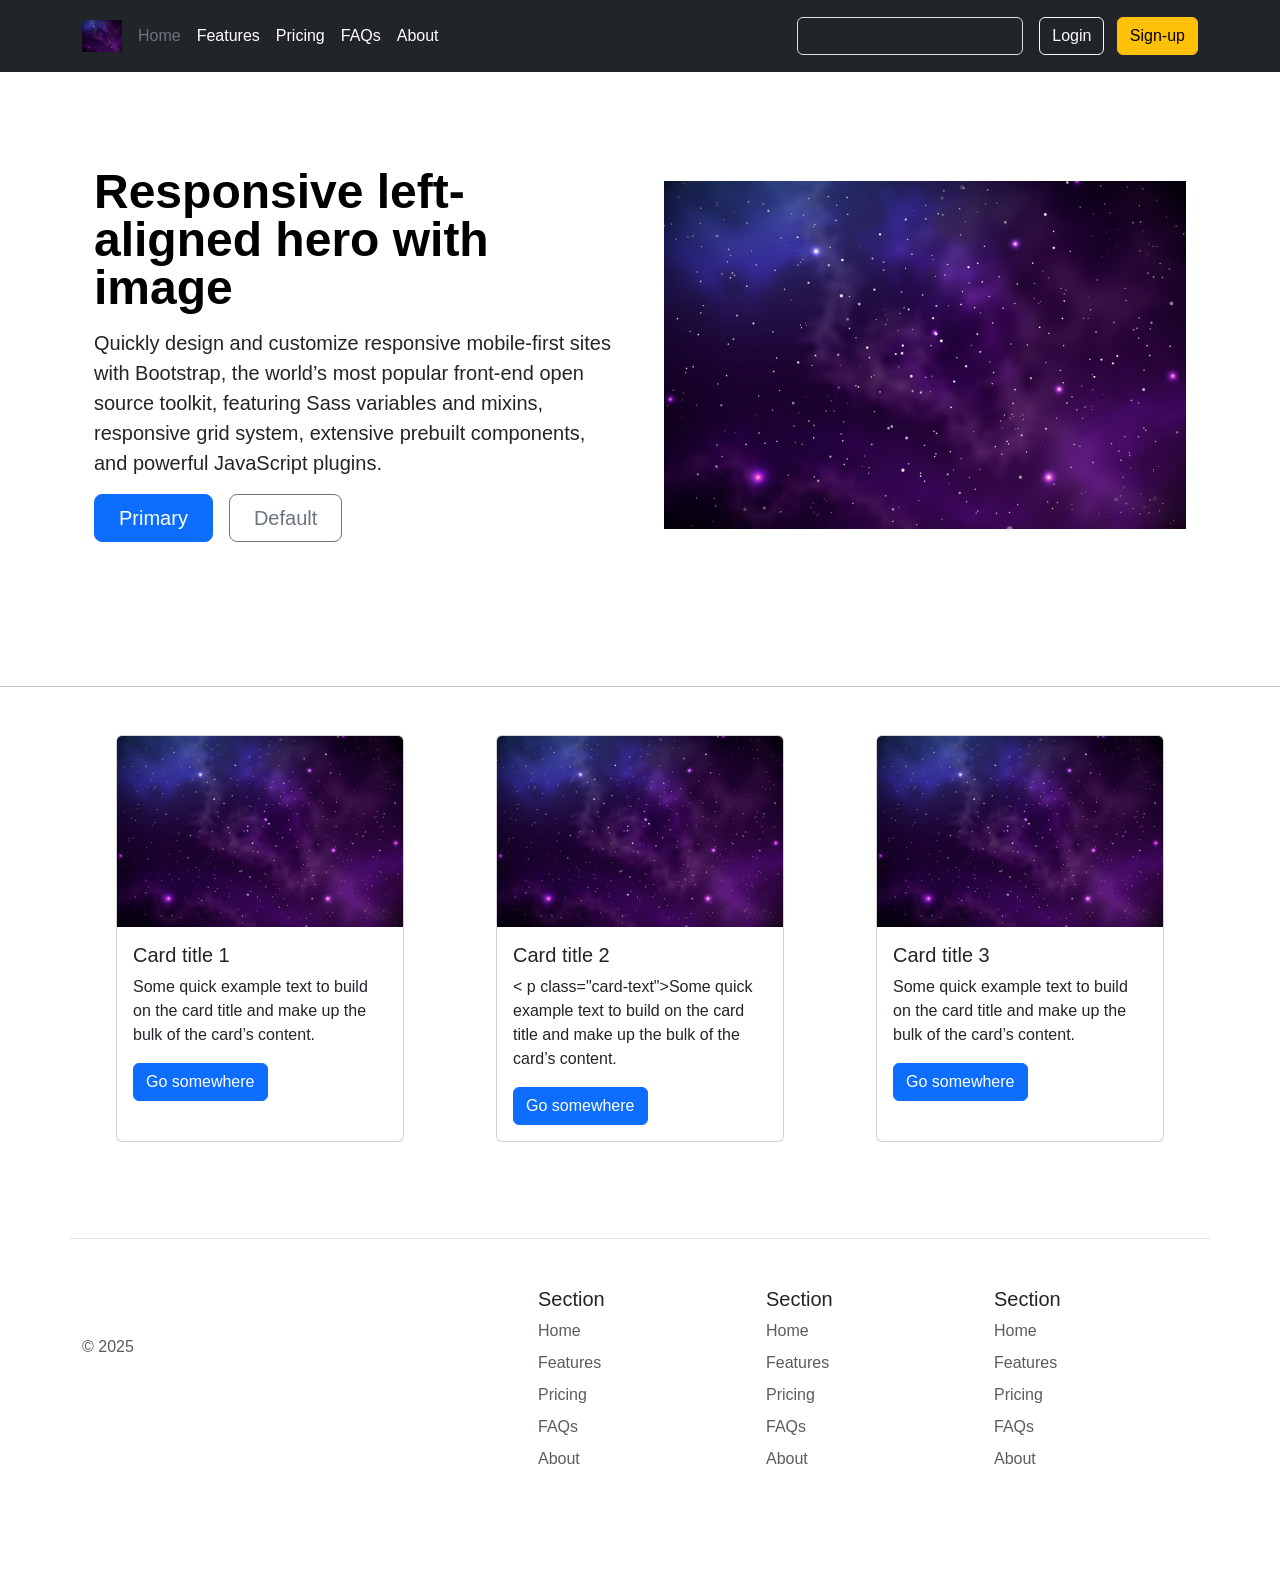
<file: 25ESKCS054/day3/index.html>
<!DOCTYPE html>
<html lang="en">

<head>
    <meta charset="UTF-8">
    <meta name="viewport" content="width=device-width, initial-scale=1.0">
    <link href="https://cdn.jsdelivr.net/npm/bootstrap@5.3.8/dist/css/bootstrap.min.css" rel="stylesheet"
        integrity="sha384-sRIl4kxILFvY47J16cr9ZwB07vP4J8+LH7qKQnuqkuIAvNWLzeN8tE5YBujZqJLB" crossorigin="anonymous">
    <script src="https://cdn.jsdelivr.net/npm/bootstrap@5.3.8/dist/js/bootstrap.bundle.min.js"
        integrity="sha384-FKyoEForCGlyvwx9Hj09JcYn3nv7wiPVlz7YYwJrWVcXK/BmnVDxM+D2scQbITxI"
        crossorigin="anonymous"></script>

    <title>Navbar Example</title>
    <style>
        body {
            margin: 0;
            font-family: Arial, sans-serif;
        }
    </style>
</head>

<body>
    <header class="p-3 text-bg-dark">
        <div class="container">
            <div class="d-flex flex-wrap align-items-center justify-content-center justify-content-lg-start">
                <a href="/" class="d-flex align-items-center mb-2 mb-lg-0 text-white text-decoration-none">
                    <img src="./14960493_5532919.jpg" class="me-2" width="40" height="32" alt="Logo">
                </a>
                <ul class="nav col-12 col-lg-auto me-lg-auto mb-2 justify-content-center mb-md-0">
                    <li><a href="#" class="nav-link px-2 text-secondary">Home</a></li>
                    <li><a href="#" class="nav-link px-2 text-white">Features</a></li>
                    <li><a href="#" class="nav-link px-2 text-white">Pricing</a></li>
                    <li><a href="#" class="nav-link px-2 text-white">FAQs</a></li>
                    <li><a href="#" class="nav-link px-2 text-white">About</a></li>
                </ul>
                <form class="col-12 col-lg-auto mb-3 mb-lg-0 me-lg-3" role="search">
                    <input type="search" class="form-control form-control-dark text-bg-dark" placeholder="Search..."
                        aria-label="Search">
                </form>
                <div class="text-end">
                    <button type="button" class="btn btn-outline-light me-2">Login</button>
                    <button type="button" class="btn btn-warning">Sign-up</button>
                </div>
            </div>
        </div>
    </header>

    <div class="container col-xxl-8 px-4 py-5">
        <div class="row flex-lg-row-reverse align-items-center g-5 py-5">
            <div class="col-10 col-sm-8 col-lg-6">
                <img src="./14960493_5532919.jpg" class="d-block mx-lg-auto img-fluid" alt="Bootstrap Themes"
                    width="700" height="500" loading="lazy">
            </div>
            <div class="col-lg-6">
                <h1 class="display-5 fw-bold text-body-emphasis lh-1 mb-3">Responsive left-aligned hero with image</h1>
                <p class="lead">Quickly design and customize responsive mobile-first sites with Bootstrap, the world’s
                    most popular front-end open source toolkit, featuring Sass variables and mixins, responsive grid
                    system, extensive prebuilt components, and powerful JavaScript plugins.</p>
                <div class="d-grid gap-2 d-md-flex justify-content-md-start">
                    <button type="button" class="btn btn-primary btn-lg px-4 me-md-2">Primary</button>
                    <button type="button" class="btn btn-outline-secondary btn-lg px-4">Default</button>
                </div>
            </div>
        </div>
    </div>

    <hr class="my-5">

    <div class="container pb-5">
        <div class="row g-4 justify-content-center">
            <div class="col-12 col-md-6 col-lg-4 d-flex justify-content-center">
                <div class="card" style="width: 18rem;">
                    <img src="./14960493_5532919.jpg" class="card-img-top" alt="...">
                    <div class="card-body">
                        <h5 class="card-title">Card title 1</h5>
                        <p class="card-text">Some quick example text to build on the card title and make up the bulk of
                            the card’s content.</p>
                        <a href="#" class="btn btn-primary">Go somewhere</a>
                    </div>
                </div>
            </div>
            <div class="col-12 col-md-6 col-lg-4 d-flex justify-content-center">
                <div class="card" style="width: 18rem;">
                    <img src="./14960493_5532919.jpg" class="card-img-top" alt="...">
                    <div class="card-body">
                        <h5 class="card-title">Card title 2</h5>
                        <  p class="card-text">Some quick example text to build on the card title and make up the bulk of
                            the card’s content.</p>
                        <a href="#" class="btn btn-primary">Go somewhere</a>
                    </div>
                </div>
            </div>
            <div class="col-12 col-md-6 col-lg-4 d-flex justify-content-center">
                <div class="card" style="width: 18rem;">
                    <img src="./14960493_5532919.jpg" class="card-img-top" alt="...">
                    <div class="card-body">
                        <h5 class="card-title">Card title 3</h5>
                        <p class="card-text">Some quick example text to build on the card title and make up the bulk of
                            the card’s content.</p>
                        <a href="#" class="btn btn-primary">Go somewhere</a>
                    </div>
                </div>
            </div>
        </div>
    </div>
    <div class="container">
        <footer class="row row-cols-1 row-cols-sm-2 row-cols-md-5 py-5 my-5 border-top">
            <div class="col mb-3"> <a href="/"
                    class="d-flex align-items-center mb-3 link-body-emphasis text-decoration-none"
                    aria-label="Bootstrap"> <svg class="bi me-2" width="40" height="32" aria-hidden="true">
                        <use xlink:href="#bootstrap"></use>
                    </svg> </a>
                <p class="text-body-secondary">© 2025</p>
            </div>
            <div class="col mb-3"></div>
            <div class="col mb-3">
                <h5>Section</h5>
                <ul class="nav flex-column">
                    <li class="nav-item mb-2"><a href="#" class="nav-link p-0 text-body-secondary">Home</a></li>
                    <li class="nav-item mb-2"><a href="#" class="nav-link p-0 text-body-secondary">Features</a></li>
                    <li class="nav-item mb-2"><a href="#" class="nav-link p-0 text-body-secondary">Pricing</a></li>
                    <li class="nav-item mb-2"><a href="#" class="nav-link p-0 text-body-secondary">FAQs</a></li>
                    <li class="nav-item mb-2"><a href="#" class="nav-link p-0 text-body-secondary">About</a></li>
                </ul>
            </div>
            <div class="col mb-3">
                <h5>Section</h5>
                <ul class="nav flex-column">
                    <li class="nav-item mb-2"><a href="#" class="nav-link p-0 text-body-secondary">Home</a></li>
                    <li class="nav-item mb-2"><a href="#" class="nav-link p-0 text-body-secondary">Features</a></li>
                    <li class="nav-item mb-2"><a href="#" class="nav-link p-0 text-body-secondary">Pricing</a></li>
                    <li class="nav-item mb-2"><a href="#" class="nav-link p-0 text-body-secondary">FAQs</a></li>
                    <li class="nav-item mb-2"><a href="#" class="nav-link p-0 text-body-secondary">About</a></li>
                </ul>
            </div>
            <div class="col mb-3">
                <h5>Section</h5>
                <ul class="nav flex-column">
                    <li class="nav-item mb-2"><a href="#" class="nav-link p-0 text-body-secondary">Home</a></li>
                    <li class="nav-item mb-2"><a href="#" class="nav-link p-0 text-body-secondary">Features</a></li>
                    <li class="nav-item mb-2"><a href="#" class="nav-link p-0 text-body-secondary">Pricing</a></li>
                    <li class="nav-item mb-2"><a href="#" class="nav-link p-0 text-body-secondary">FAQs</a></li>
                    <li class="nav-item mb-2"><a href="#" class="nav-link p-0 text-body-secondary">About</a></li>
                </ul>
            </div>
        </footer>
    </div>
</body>

</html>
</file>
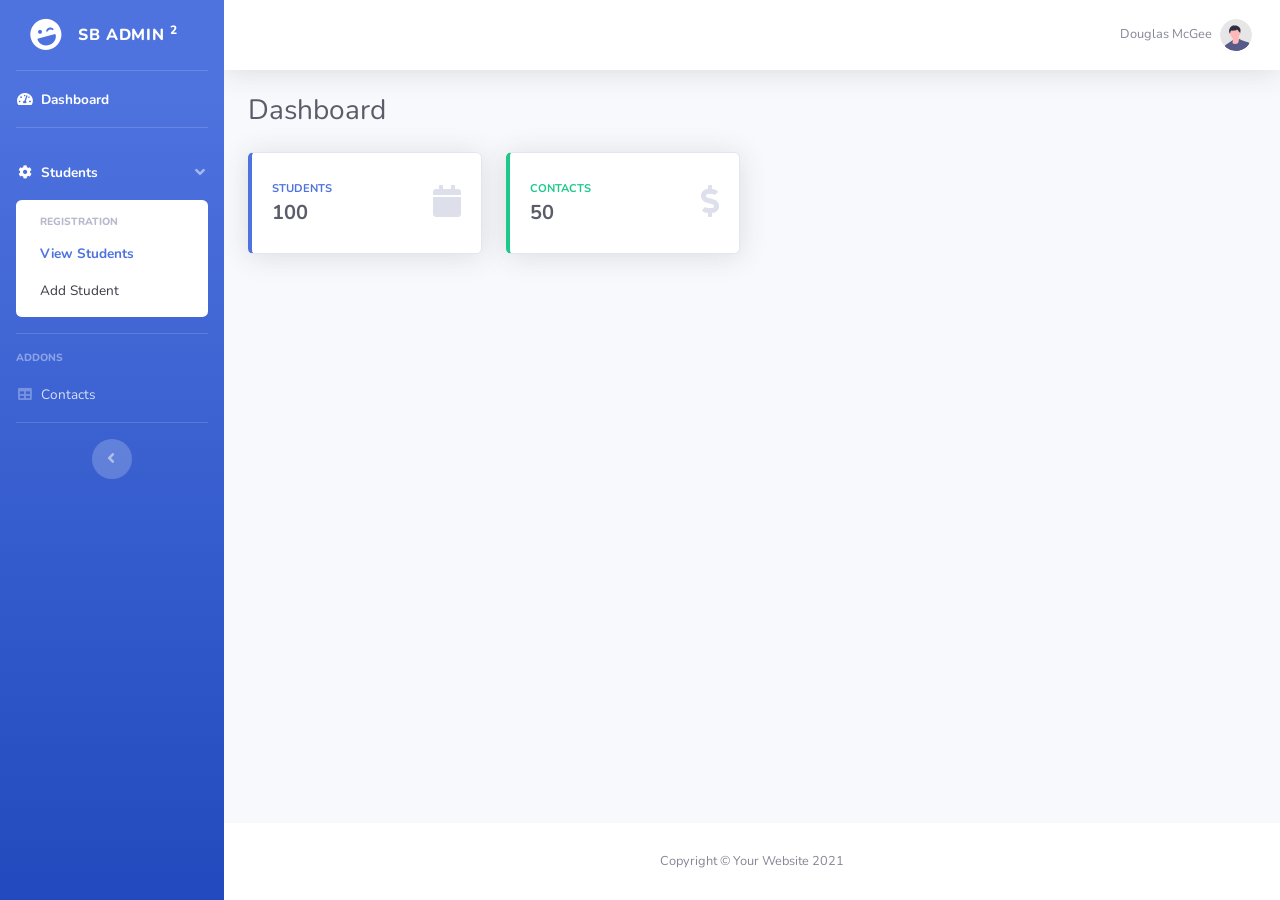
<file: 25ESKCS054/day10/admin/index.html>
<!DOCTYPE html>
<html lang="en">

<head>

    <meta charset="utf-8">
    <meta http-equiv="X-UA-Compatible" content="IE=edge">
    <meta name="viewport" content="width=device-width, initial-scale=1, shrink-to-fit=no">
    <meta name="description" content="">
    <meta name="author" content="">

    <title>SB Admin 2 - Dashboard</title>

    <!-- Custom fonts for this template-->
    <link href="vendor/fontawesome-free/css/all.min.css" rel="stylesheet" type="text/css">
    <link
        href="https://fonts.googleapis.com/css?family=Nunito:200,200i,300,300i,400,400i,600,600i,700,700i,800,800i,900,900i"
        rel="stylesheet">

    <!-- Custom styles for this template-->
    <link href="css/sb-admin-2.min.css" rel="stylesheet">

</head>

<body id="page-top">

    <!-- Page Wrapper -->
    <div id="wrapper">

        <!-- Sidebar -->
        <ul class="navbar-nav bg-gradient-primary sidebar sidebar-dark accordion" id="accordionSidebar">

            <!-- Sidebar - Brand -->
            <a class="sidebar-brand d-flex align-items-center justify-content-center" href="index.html">
                <div class="sidebar-brand-icon rotate-n-15">
                    <i class="fas fa-laugh-wink"></i>
                </div>
                <div class="sidebar-brand-text mx-3">SB Admin <sup>2</sup></div>
            </a>

            <!-- Divider -->
            <hr class="sidebar-divider my-0">

            <!-- Nav Item - Dashboard -->
            <li class="nav-item active">
                <a class="nav-link" href="index.html">
                    <i class="fas fa-fw fa-tachometer-alt"></i>
                    <span>Dashboard</span></a>
            </li>

            <!-- Divider -->
            <hr class="sidebar-divider">



            <!-- Nav Item - Pages Collapse Menu -->
            <li class="nav-item active">
                <a class="nav-link" href="#" data-toggle="collapse" data-target="#collapseTwo" aria-expanded="true"
                    aria-controls="collapseTwo">
                    <i class="fas fa-fw fa-cog"></i>
                    <span>Students</span>
                </a>
                <div id="collapseTwo" class="collapse show" aria-labelledby="headingTwo"
                    data-parent="#accordionSidebar">
                    <div class="bg-white py-2 collapse-inner rounded">
                        <h6 class="collapse-header">Registration</h6>
                        <a class="collapse-item active" href="students.php">View Students</a>
                        <a class="collapse-item" href="add_student.html">Add Student</a>
                    </div>
                </div>
            </li>



            <!-- Divider -->
            <hr class="sidebar-divider">

            <!-- Heading -->
            <div class="sidebar-heading">
                Addons
            </div>




            <!-- Nav Item - Tables -->
            <li class="nav-item">
                <a class="nav-link" href="contacts.html">
                    <i class="fas fa-fw fa-table"></i>
                    <span>Contacts </span></a>
            </li>

            <!-- Divider -->
            <hr class="sidebar-divider d-none d-md-block">

            <!-- Sidebar Toggler (Sidebar) -->
            <div class="text-center d-none d-md-inline">
                <button class="rounded-circle border-0" id="sidebarToggle"></button>
            </div>



        </ul>
        <!-- End of Sidebar -->

        <!-- Content Wrapper -->
        <div id="content-wrapper" class="d-flex flex-column">

            <!-- Main Content -->
            <div id="content">

                <!-- Topbar -->
                <nav class="navbar navbar-expand navbar-light bg-white topbar mb-4 static-top shadow">

                    <!-- Sidebar Toggle (Topbar) -->
                    <button id="sidebarToggleTop" class="btn btn-link d-md-none rounded-circle mr-3">
                        <i class="fa fa-bars"></i>
                    </button>



                    <!-- Topbar Navbar -->
                    <ul class="navbar-nav ml-auto">

                        <!-- Nav Item - Search Dropdown (Visible Only XS) -->
                        <li class="nav-item dropdown no-arrow d-sm-none">
                            <a class="nav-link dropdown-toggle" href="#" id="searchDropdown" role="button"
                                data-toggle="dropdown" aria-haspopup="true" aria-expanded="false">
                                <i class="fas fa-search fa-fw"></i>
                            </a>
                            <!-- Dropdown - Messages -->
                            <div class="dropdown-menu dropdown-menu-right p-3 shadow animated--grow-in"
                                aria-labelledby="searchDropdown">
                                <form class="form-inline mr-auto w-100 navbar-search">
                                    <div class="input-group">
                                        <input type="text" class="form-control bg-light border-0 small"
                                            placeholder="Search for..." aria-label="Search"
                                            aria-describedby="basic-addon2">
                                        <div class="input-group-append">
                                            <button class="btn btn-primary" type="button">
                                                <i class="fas fa-search fa-sm"></i>
                                            </button>
                                        </div>
                                    </div>
                                </form>
                            </div>
                        </li>







                        <!-- Nav Item - User Information -->
                        <li class="nav-item dropdown no-arrow">
                            <a class="nav-link dropdown-toggle" href="#" id="userDropdown" role="button"
                                data-toggle="dropdown" aria-haspopup="true" aria-expanded="false">
                                <span class="mr-2 d-none d-lg-inline text-gray-600 small">Douglas McGee</span>
                                <img class="img-profile rounded-circle" src="img/undraw_profile.svg">
                            </a>
                            <!-- Dropdown - User Information -->
                            <div class="dropdown-menu dropdown-menu-right shadow animated--grow-in"
                                aria-labelledby="userDropdown">
                                <a class="dropdown-item" href="#">
                                    <i class="fas fa-user fa-sm fa-fw mr-2 text-gray-400"></i>
                                    Profile
                                </a>

                                <div class="dropdown-divider"></div>
                                <a class="dropdown-item" href="#" data-toggle="modal" data-target="#logoutModal">
                                    <i class="fas fa-sign-out-alt fa-sm fa-fw mr-2 text-gray-400"></i>
                                    Logout
                                </a>
                            </div>
                        </li>

                    </ul>

                </nav>
                <!-- End of Topbar -->

                <!-- Begin Page Content -->
                <div class="container-fluid">

                    <!-- Page Heading -->
                    <div class="d-sm-flex align-items-center justify-content-between mb-4">
                        <h1 class="h3 mb-0 text-gray-800">Dashboard</h1>

                    </div>

                    <!-- Content Row -->
                    <div class="row">


                        <div class="col-xl-3 col-md-6 mb-4">
                            <div class="card border-left-primary shadow h-100 py-2">
                                <div class="card-body">
                                    <div class="row no-gutters align-items-center">
                                        <div class="col mr-2">
                                            <div class="text-xs font-weight-bold text-primary text-uppercase mb-1">
                                                Students</div>
                                            <div class="h5 mb-0 font-weight-bold text-gray-800">100</div>
                                        </div>
                                        <div class="col-auto">
                                            <i class="fas fa-calendar fa-2x text-gray-300"></i>
                                        </div>
                                    </div>
                                </div>
                            </div>
                        </div>


                        <div class="col-xl-3 col-md-6 mb-4">
                            <div class="card border-left-success shadow h-100 py-2">
                                <div class="card-body">
                                    <div class="row no-gutters align-items-center">
                                        <div class="col mr-2">
                                            <div class="text-xs font-weight-bold text-success text-uppercase mb-1">
                                                Contacts</div>
                                            <div class="h5 mb-0 font-weight-bold text-gray-800">50</div>
                                        </div>
                                        <div class="col-auto">
                                            <i class="fas fa-dollar-sign fa-2x text-gray-300"></i>
                                        </div>
                                    </div>
                                </div>
                            </div>
                        </div>


                    </div>


                </div>
                <!-- /.container-fluid -->

            </div>
            <!-- End of Main Content -->

            <!-- Footer -->
            <footer class="sticky-footer bg-white">
                <div class="container my-auto">
                    <div class="copyright text-center my-auto">
                        <span>Copyright &copy; Your Website 2021</span>
                    </div>
                </div>
            </footer>
            <!-- End of Footer -->

        </div>
        <!-- End of Content Wrapper -->

    </div>
    <!-- End of Page Wrapper -->

    <!-- Scroll to Top Button-->
    <a class="scroll-to-top rounded" href="#page-top">
        <i class="fas fa-angle-up"></i>
    </a>

    <!-- Logout Modal-->
    <div class="modal fade" id="logoutModal" tabindex="-1" role="dialog" aria-labelledby="exampleModalLabel"
        aria-hidden="true">
        <div class="modal-dialog" role="document">
            <div class="modal-content">
                <div class="modal-header">
                    <h5 class="modal-title" id="exampleModalLabel">Ready to Leave?</h5>
                    <button class="close" type="button" data-dismiss="modal" aria-label="Close">
                        <span aria-hidden="true">×</span>
                    </button>
                </div>
                <div class="modal-body">Select "Logout" below if you are ready to end your current session.</div>
                <div class="modal-footer">
                    <button class="btn btn-secondary" type="button" data-dismiss="modal">Cancel</button>
                    <a class="btn btn-primary" href="login.html">Logout</a>
                </div>
            </div>
        </div>
    </div>

    <!-- Bootstrap core JavaScript-->
    <script src="vendor/jquery/jquery.min.js"></script>
    <script src="vendor/bootstrap/js/bootstrap.bundle.min.js"></script>

    <!-- Core plugin JavaScript-->
    <script src="vendor/jquery-easing/jquery.easing.min.js"></script>

    <!-- Custom scripts for all pages-->
    <script src="js/sb-admin-2.min.js"></script>

</body>

</html>
</file>
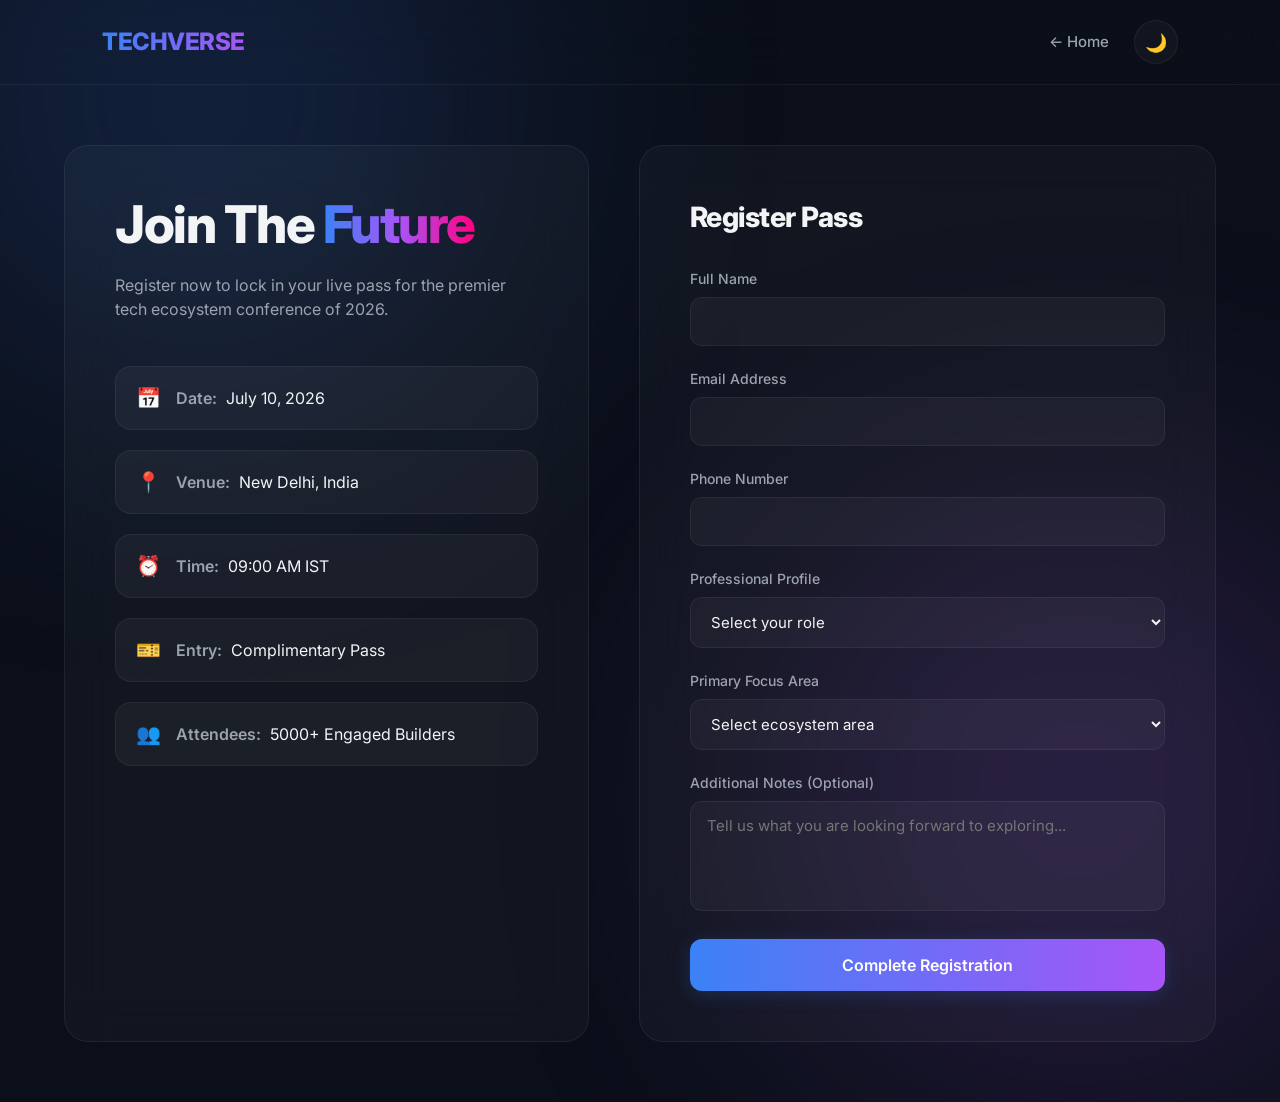
<file: 25ESKCS054/day5/register.html>
<!DOCTYPE html>
<html lang="en">
<head>
<meta charset="UTF-8">
<meta name="viewport" content="width=device-width, initial-scale=1.0">
<title>Register | TechVerse 2026</title>

<link href="https://fonts.googleapis.com/css2?family=Inter:wght@300;400;500;600;700;800&display=swap" rel="stylesheet">

<style>
* {
    margin: 0;
    padding: 0;
    box-sizing: border-box;
    font-family: 'Inter', sans-serif;
}

:root {
    --bg: #0b0f19;
    --card: rgba(255, 255, 255, 0.03);
    --card-hover: rgba(255, 255, 255, 0.06);
    --text: #f3f4f6;
    --text-muted: #9ca3af;
    --border: rgba(255, 255, 255, 0.06);
    --input-bg: rgba(255, 255, 255, 0.04);
    --input-focus: rgba(59, 130, 246, 0.15);
    --accent: #3b82f6;
}

.light {
    --bg: #f4f7fe;
    --card: rgba(255, 255, 255, 0.7);
    --card-hover: rgba(255, 255, 255, 0.9);
    --text: #0f172a;
    --text-muted: #475569;
    --border: rgba(0, 0, 0, 0.06);
    --input-bg: rgba(0, 0, 0, 0.03);
    --input-focus: rgba(37, 99, 235, 0.08);
    --accent: #2563eb;
}

body {
    background: var(--bg);
    color: var(--text);
    min-height: 100vh;
    transition: background 0.5s ease, color 0.5s ease;
    overflow-x: hidden;
    line-height: 1.5;
}

/* Aurora Ambient Ambient Effects */
body::before,
body::after {
    content: "";
    position: fixed;
    width: 600px;
    height: 600px;
    border-radius: 50%;
    filter: blur(140px);
    opacity: 0.18;
    z-index: -1;
    animation: float 12s infinite alternate ease-in-out;
    pointer-events: none;
}

body::before {
    background: #3b82f6;
    top: -200px;
    left: -100px;
}

body::after {
    background: #a855f7;
    bottom: -200px;
    right: -100px;
    animation-delay: 3s;
}

@keyframes float {
    to { transform: translate(80px, 60px) scale(1.05); }
}

/* Navbar */
nav {
    padding: 20px 8%;
    display: flex;
    justify-content: space-between;
    align-items: center;
    backdrop-filter: blur(24px);
    -webkit-backdrop-filter: blur(24px);
    border-bottom: 1px solid var(--border);
}

.logo {
    font-size: 24px;
    font-weight: 800;
    letter-spacing: -0.5px;
    background: linear-gradient(90deg, #3b82f6, #a855f7);
    -webkit-background-clip: text;
    background-clip: text;
    -webkit-text-fill-color: transparent;
}

.right {
    display: flex;
    gap: 25px;
    align-items: center;
}

nav a {
    color: var(--text-muted);
    text-decoration: none;
    font-weight: 500;
    font-size: 15px;
    transition: color 0.3s;
}

nav a:hover {
    color: var(--text);
}

.theme {
    width: 44px;
    height: 44px;
    border: 1px solid var(--border);
    border-radius: 50%;
    background: var(--card);
    color: var(--text);
    cursor: pointer;
    display: flex;
    align-items: center;
    justify-content: center;
    font-size: 18px;
    transition: all 0.3s;
}

.theme:hover {
    transform: scale(1.05);
    background: var(--card-hover);
}

/* Layout Container */
.container {
    width: 90%;
    max-width: 1200px;
    margin: 60px auto;
    display: grid;
    grid-template-columns: 1fr 1.1fr;
    gap: 50px;
    animation: fadeUp 1s cubic-bezier(0.16, 1, 0.3, 1);
}

@keyframes fadeUp {
    from { opacity: 0; transform: translateY(30px); }
    to { opacity: 1; transform: translateY(0); }
}

/* Shared Card Styles */
.card {
    background: var(--card);
    border: 1px solid var(--border);
    backdrop-filter: blur(24px);
    -webkit-backdrop-filter: blur(24px);
    border-radius: 24px;
    padding: 50px;
    transition: border 0.3s, background 0.3s;
}

/* Info Left Panel */
.left h1 {
    font-size: 52px;
    font-weight: 800;
    line-height: 1.1;
    letter-spacing: -1.5px;
    margin-bottom: 20px;
}

.gradient {
    background: linear-gradient(90deg, #3b82f6, #a855f7, #ff007f);
    -webkit-background-clip: text;
    background-clip: text;
    -webkit-text-fill-color: transparent;
}

.left p {
    color: var(--text-muted);
    font-size: 16px;
}

.info {
    margin-top: 45px;
    display: flex;
    flex-direction: column;
    gap: 20px;
}

.info-item {
    display: flex;
    align-items: center;
    gap: 15px;
    padding: 16px 20px;
    background: var(--input-bg);
    border: 1px solid var(--border);
    border-radius: 16px;
    font-size: 16px;
    transition: transform 0.3s, background 0.3s;
}

.info-item:hover {
    transform: translateX(5px);
    background: var(--card-hover);
}

.info-item span.icon {
    font-size: 20px;
}

.info-item b {
    font-weight: 600;
    color: var(--text-muted);
    margin-right: 5px;
}

/* Interactive Form Styling */
h2 {
    font-size: 28px;
    font-weight: 800;
    letter-spacing: -0.5px;
    margin-bottom: 30px;
}

.input-group {
    margin-bottom: 22px;
}

.input-group label {
    display: block;
    margin-bottom: 8px;
    font-size: 14px;
    font-weight: 500;
    color: var(--text-muted);
    transition: color 0.3s;
}

.input-group input,
.input-group select,
.input-group textarea {
    width: 100%;
    padding: 14px 16px;
    border: 1px solid var(--border);
    outline: none;
    border-radius: 12px;
    background: var(--input-bg);
    color: var(--text);
    font-size: 15px;
    transition: all 0.3s ease;
}

.input-group input:focus,
.input-group select:focus,
.input-group textarea:focus {
    border-color: var(--accent);
    background: var(--input-focus);
    box-shadow: 0 0 0 4px rgba(59, 130, 246, 0.15);
}

/* Ensure dropdown options read clean in light/dark systems */
.input-group select option {
    background: var(--bg);
    color: var(--text);
}

textarea {
    resize: none;
    height: 110px;
}

button.submit-btn {
    width: 100%;
    padding: 16px;
    border: none;
    border-radius: 12px;
    background: linear-gradient(90deg, #3b82f6, #a855f7);
    color: white;
    font-size: 16px;
    font-weight: 600;
    cursor: pointer;
    box-shadow: 0 4px 20px rgba(59, 130, 246, 0.2);
    transition: all 0.3s cubic-bezier(0.16, 1, 0.3, 1);
}

button.submit-btn:hover {
    transform: translateY(-2px);
    box-shadow: 0 6px 24px rgba(59, 130, 246, 0.35);
}

button.submit-btn:active {
    transform: translateY(0);
}

/* Interactive Success Toast */
.popup {
    position: fixed;
    top: -100px;
    left: 50%;
    transform: translateX(-50%);
    background: #10b981;
    color: white;
    padding: 16px 32px;
    border-radius: 50px;
    box-shadow: 0 10px 25px rgba(16, 185, 129, 0.3);
    display: flex;
    align-items: center;
    gap: 12px;
    font-weight: 600;
    z-index: 1000;
    transition: top 0.5s cubic-bezier(0.175, 0.885, 0.32, 1.275);
}

.popup.show {
    top: 30px;
}

/* Responsive Scaling */
@media(max-width: 950px) {
    .container {
        grid-template-columns: 1fr;
        gap: 30px;
        margin: 30px auto;
    }
    .card {
        padding: 35px 25px;
    }
    .left h1 {
        font-size: 38px;
    }
}
</style>
</head>
<body>

<nav>
    <div class="logo">TECHVERSE</div>
    <div class="right">
        <a href="index.html">← Home</a>
        <button class="theme" id="theme">🌙</button>
    </div>
</nav>

<div class="container">

    <!-- LEFT INFO CARD -->
    <div class="card left">
        <h1>Join The <span class="gradient">Future</span></h1>
        <p>Register now to lock in your live pass for the premier tech ecosystem conference of 2026.</p>

        <div class="info">
            <div class="info-item">
                <span class="icon">📅</span>
                <div><b>Date:</b> July 10, 2026</div>
            </div>
            <div class="info-item">
                <span class="icon">📍</span>
                <div><b>Venue:</b> New Delhi, India</div>
            </div>
            <div class="info-item">
                <span class="icon">⏰</span>
                <div><b>Time:</b> 09:00 AM IST</div>
            </div>
            <div class="info-item">
                <span class="icon">🎫</span>
                <div><b>Entry:</b> Complimentary Pass</div>
            </div>
            <div class="info-item">
                <span class="icon">👥</span>
                <div><b>Attendees:</b> 5000+ Engaged Builders</div>
            </div>
        </div>
    </div>

    <!-- RIGHT FORM CARD -->
    <div class="card">
        <h2>Register Pass</h2>
        <form id="form">
            <div class="input-group">
                <label>Full Name</label>
                <input type="text" autocomplete="name" required>
            </div>

            <div class="input-group">
                <label>Email Address</label>
                <input type="email" autocomplete="email" required>
            </div>

            <div class="input-group">
                <label>Phone Number</label>
                <input type="tel" autocomplete="tel" required>
            </div>

            <div class="input-group">
                <label>Professional Profile</label>
                <select required>
                    <option value="" disabled selected hidden>Select your role</option>
                    <option>Student</option>
                    <option>Professional Engineer</option>
                    <option>Faculty / Researcher</option>
                    <option>Founder / Guest</option>
                </select>
            </div>

            <div class="input-group">
                <label>Primary Focus Area</label>
                <select required>
                    <option value="" disabled selected hidden>Select ecosystem area</option>
                    <option>Artificial Intelligence</option>
                    <option>Cyber Security</option>
                    <option>Web & Cloud Architecture</option>
                    <option>Robotics & Hardware Systems</option>
                </select>
            </div>

            <div class="input-group">
                <label>Additional Notes (Optional)</label>
                <textarea placeholder="Tell us what you are looking forward to exploring..."></textarea>
            </div>

            <button type="submit" class="submit-btn">Complete Registration</button>
        </form>
    </div>

</div>

<!-- Interactive Notification Toast -->
<div class="popup" id="popup">
    <span>✅</span> Registration Completed Successfully!
</div>

<script>
// Smooth Dark/Light Mode Engine
document.getElementById("theme").onclick = function() {
    document.body.classList.toggle("light");
    this.textContent = document.body.classList.contains("light") ? "☀️" : "🌙";
};

// Form Processing & Toast Trigger
document.getElementById("form").addEventListener("submit", function(e) {
    e.preventDefault();
    
    const popup = document.getElementById("popup");
    popup.classList.add("show");

    setTimeout(() => {
        popup.classList.remove("show");
    }, 3500);

    this.reset();
});
</script>

</body>
</html>
</file>
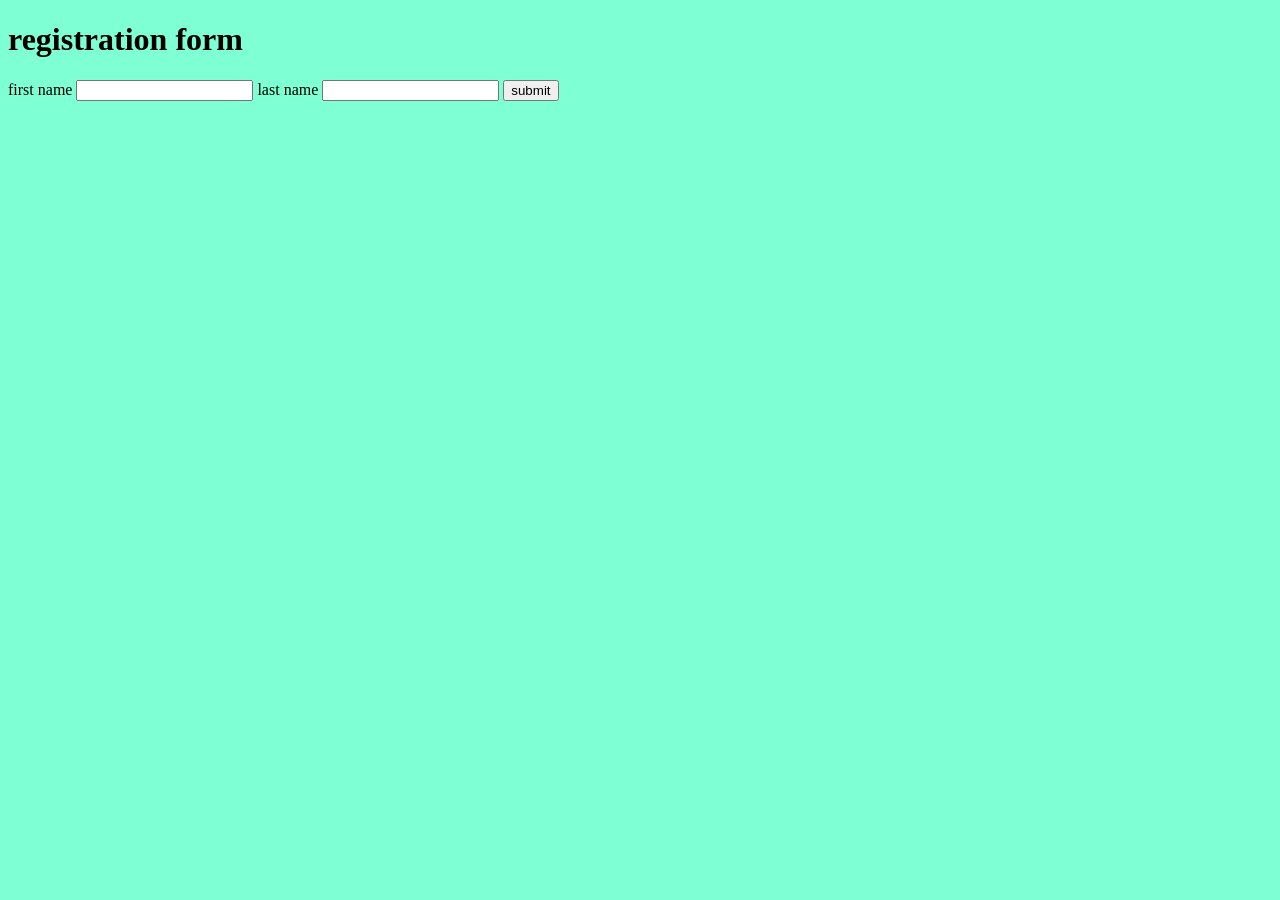
<file: 25ESKCS054/day6/index2.html>
<!DOCTYPE html>
<html lang="en">
<head>
    <meta charset="UTF-8">
    <meta name="viewport" content="width=device-width, initial-scale=1.0">
    <title>Document</title>
    <style>
    body{background-color: aquamarine;};
    </style>
</head>
<body>
    <h1>registration form</h1>
<div>
   <form>
    <label>first name</label>
    <input type="text" required>
    <label>last name</label>
    <input type="text" required>
    <button type="submit">
submit
    </button>
   </form> 
</div>

<script>
    prompt("enter your name");
    
</script>
</body>
</html>
</file>
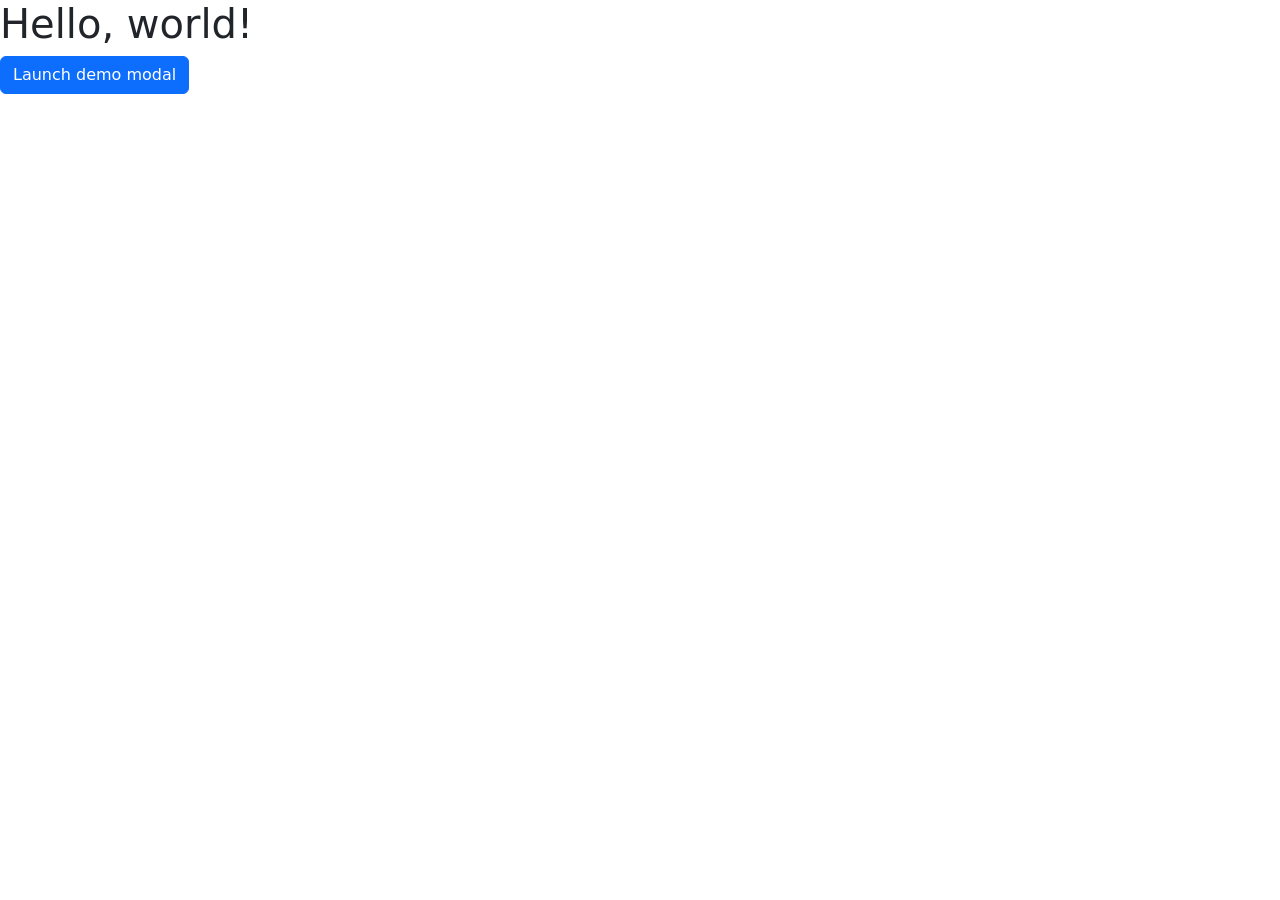
<file: 25ESKCS054/day10/admin/demo_model.html>
<!doctype html>
<html lang="en">
  <head>
    <!-- Required meta tags -->
    <meta charset="utf-8">
    <meta name="viewport" content="width=device-width, initial-scale=1">

    <!-- Bootstrap CSS -->
    <link href="https://cdn.jsdelivr.net/npm/bootstrap@5.0.2/dist/css/bootstrap.min.css" rel="stylesheet" integrity="sha384-EVSTQN3/azprG1Anm3QDgpJLIm9Nao0Yz1ztcQTwFspd3yD65VohhpuuCOmLASjC" crossorigin="anonymous">

    <title>Hello, world!</title>
  </head>
  <body>
    <h1>Hello, world!</h1>


    <!-- Button trigger modal -->
<button type="button" class="btn btn-primary" data-bs-toggle="modal" data-bs-target="#exampleModal">
  Launch demo modal
</button>

<!-- Modal -->
<div class="modal fade" id="exampleModal" tabindex="-1" aria-labelledby="exampleModalLabel" aria-hidden="true">
  <div class="modal-dialog">
    <div class="modal-content">
      <div class="modal-header">
        <h5 class="modal-title" id="exampleModalLabel">Modal title</h5>
        <button type="button" class="btn-close" data-bs-dismiss="modal" aria-label="Close"></button>
      </div>
      <div class="modal-body">
        ...
      </div>
      <div class="modal-footer">
        <button type="button" class="btn btn-secondary" data-bs-dismiss="modal">Close</button>
        <button type="button" class="btn btn-primary">Save changes</button>
      </div>
    </div>
  </div>
</div>

    <!-- Optional JavaScript; choose one of the two! -->

    <!-- Option 1: Bootstrap Bundle with Popper -->
    <script src="https://cdn.jsdelivr.net/npm/bootstrap@5.0.2/dist/js/bootstrap.bundle.min.js" integrity="sha384-MrcW6ZMFYlzcLA8Nl+NtUVF0sA7MsXsP1UyJoMp4YLEuNSfAP+JcXn/tWtIaxVXM" crossorigin="anonymous"></script>

    <!-- Option 2: Separate Popper and Bootstrap JS -->
    <!--
    <script src="https://cdn.jsdelivr.net/npm/@popperjs/core@2.9.2/dist/umd/popper.min.js" integrity="sha384-IQsoLXl5PILFhosVNubq5LC7Qb9DXgDA9i+tQ8Zj3iwWAwPtgFTxbJ8NT4GN1R8p" crossorigin="anonymous"></script>
    <script src="https://cdn.jsdelivr.net/npm/bootstrap@5.0.2/dist/js/bootstrap.min.js" integrity="sha384-cVKIPhGWiC2Al4u+LWgxfKTRIcfu0JTxR+EQDz/bgldoEyl4H0zUF0QKbrJ0EcQF" crossorigin="anonymous"></script>
    -->
  </body>
</html>
</file>
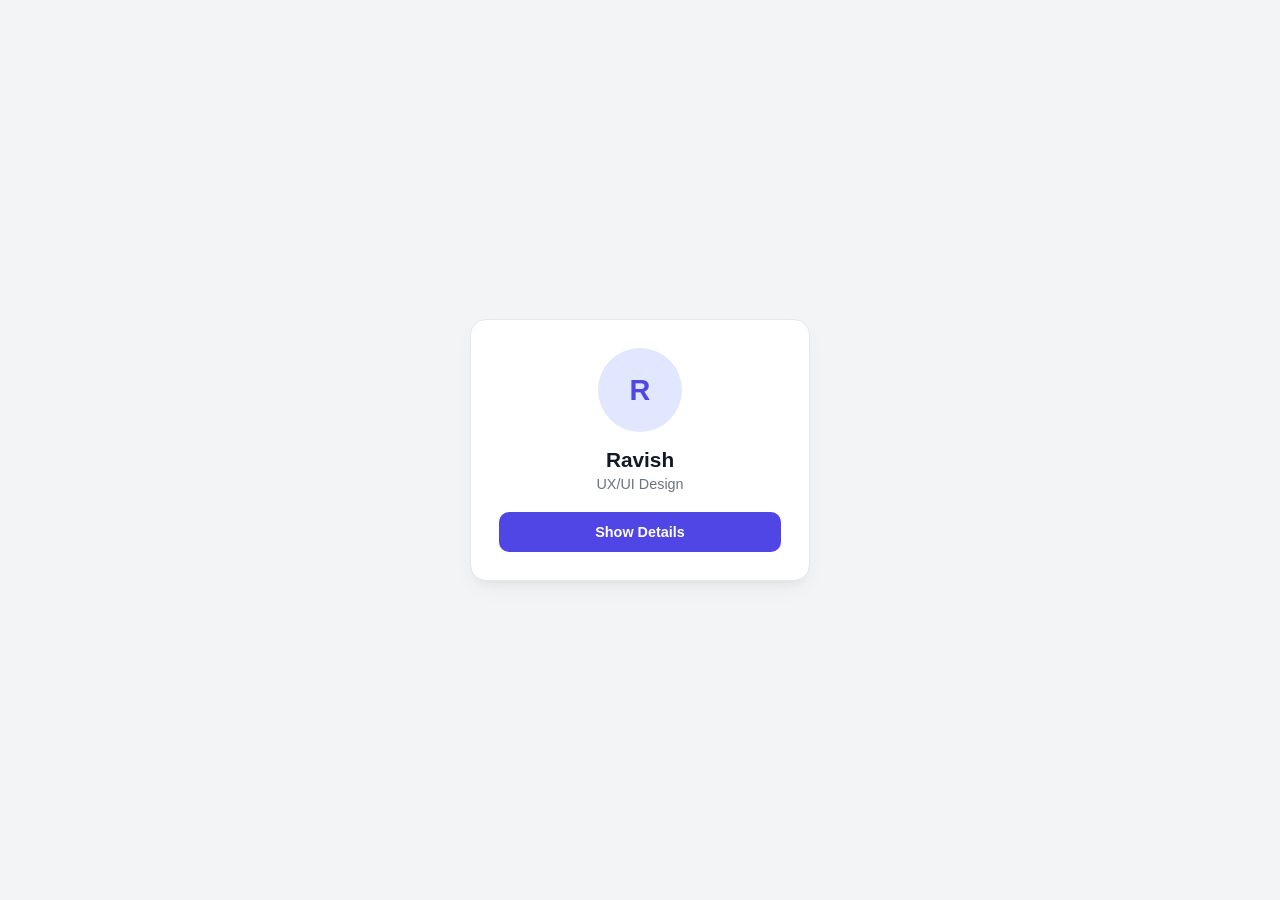
<file: 25ESKCS054/day5/assignment5/inndex2.html>
<!DOCTYPE html>
<html lang="en">
<head>
    <meta charset="UTF-8">
    <meta name="viewport" content="width=device-width, initial-scale=1.0">
    <title>Student Directory</title>
    <script src="https://code.jquery.com/jquery-3.6.0.min.js"></script>
    <style>
        * {
            box-sizing: border-box;
            margin: 0;
            padding: 0;
        }

        body {
            font-family: -apple-system, BlinkMacSystemFont, "Segoe UI", Roboto, Helvetica, Arial, sans-serif;
            background-color: #f3f4f6;
            display: flex;
            justify-content: center;
            align-items: center;
            min-height: 100vh;
        }

        .card {
            background: #ffffff;
            border-radius: 16px;
            box-shadow: 0 10px 25px -5px rgba(0, 0, 0, 0.05), 0 8px 10px -6px rgba(0, 0, 0, 0.05);
            padding: 28px;
            width: 340px;
            text-align: center;
            border: 1px solid #e5e7eb;
            display: none; /* Controlled by jQuery fadeIn on load */
        }

        .avatar {
            width: 84px;
            height: 84px;
            background-color: #e0e7ff;
            color: #4f46e5;
            font-size: 1.8rem;
            font-weight: 600;
            display: flex;
            align-items: center;
            justify-content: center;
            border-radius: 50%;
            margin: 0 auto 16px;
        }

        .card h2 {
            color: #111827;
            font-size: 1.3rem;
            font-weight: 600;
            margin-bottom: 4px;
        }

        .card .major {
            color: #6b7280;
            font-size: 0.9rem;
            margin-bottom: 20px;
        }

        .details {
            display: none; /* Collapsed by default */
            background-color: #f9fafb;
            border-radius: 10px;
            padding: 16px;
            margin-bottom: 20px;
            text-align: left;
            border: 1px solid #f3f4f6;
        }

        .details-row {
            display: flex;
            justify-content: space-between;
            font-size: 0.85rem;
            margin-bottom: 8px;
            color: #4b5563;
        }

        .details-row:last-child {
            margin-bottom: 0;
        }

        .details-row span:first-child {
            font-weight: 500;
            color: #9ca3af;
        }

        .btn-details {
            width: 100%;
            padding: 12px;
            font-size: 0.9rem;
            font-weight: 600;
            color: #ffffff;
            background-color: #4f46e5; /* Start Color */
            border: none;
            border-radius: 10px;
            cursor: pointer;
            outline: none;
            transition: background-color 0.15s ease;
        }
    </style>
</head>
<body>

    <div class="card">
        <div class="avatar">R</div>
        <h2>Ravish</h2>
        <div class="major">UX/UI Design</div>

        <div class="details">
            <div class="details-row"><span>Student ID</span><span>1282</span></div>
            <div class="details-row"><span>Email</span><span>ravish@gmail.com</span></div>
            <div class="details-row"><span>Enrollment</span><span>Full-Time</span></div>
        </div>

        <button class="btn-details">Show Details</button>
    </div>

    <script>
        $(document).ready(function() {
           
            const primaryColor = "#4f46e5"; 
            const activeColor = "#33o4151"; 
         
            $(".card").fadeIn(800);

          
            $(".btn-details").click(function() {
                const $btn = $(this);
                const $targetDetails = $btn.closest(".card").find(".details");

                $targetDetails.slideToggle(350, function() {
                    if ($targetDetails.is(":visible")) {
                        $btn.text("Hide Details");
                        $btn.css("background-color", activeColor);
                    } else {
                        $btn.text("Show Details");
                        $btn.css("background-color", primaryColor);
                    }
                });
            });
        });
    </script>

</body>
</html>
</file>
